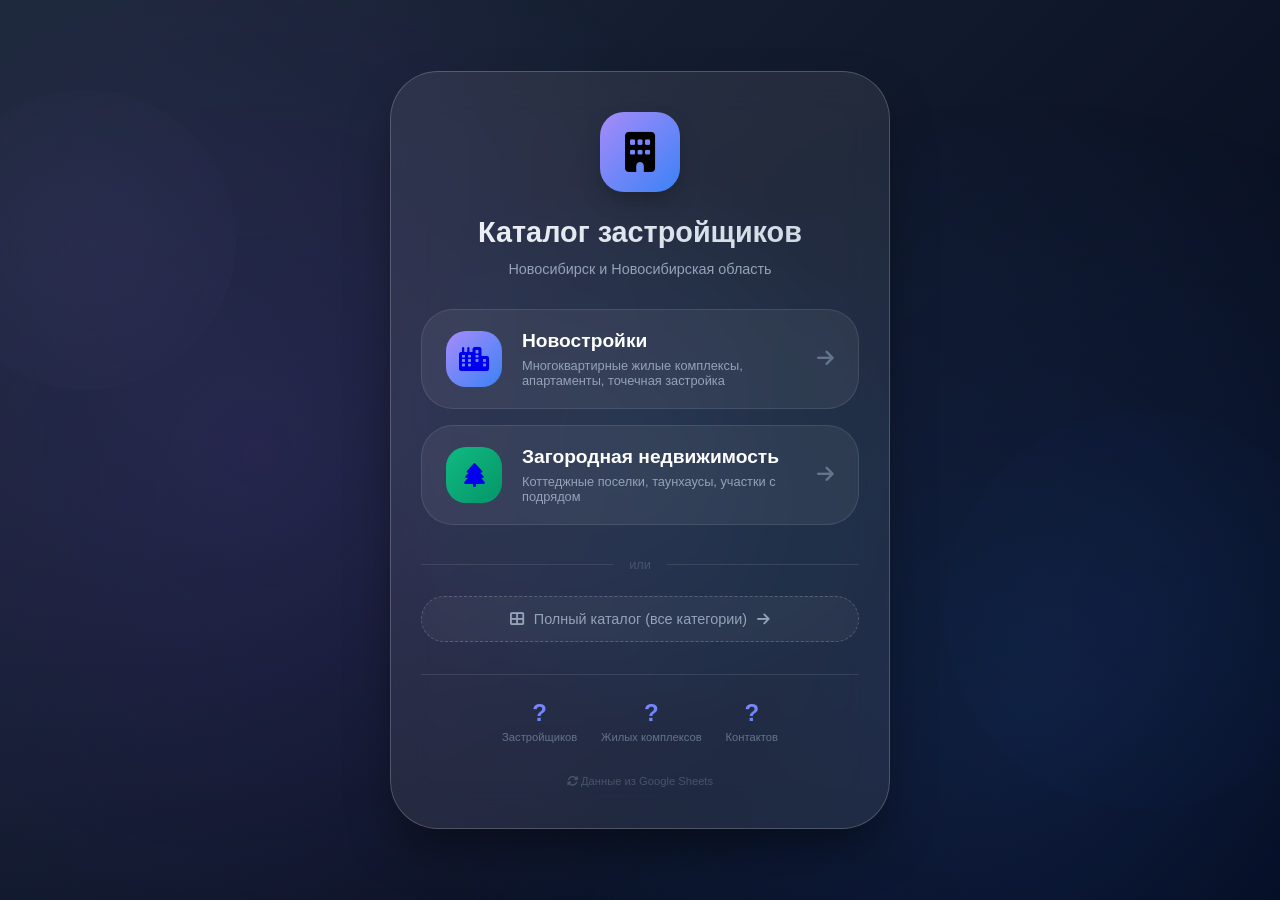
<file: index.html>
<!DOCTYPE html>
<html lang="ru">
<head>
    <meta charset="UTF-8">
    <meta name="viewport" content="width=device-width, initial-scale=1.0, user-scalable=no, viewport-fit=cover">
    <title>Каталог застройщиков Новосибирска</title>
    <link rel="stylesheet" href="https://cdnjs.cloudflare.com/ajax/libs/font-awesome/6.4.0/css/all.min.css">
    <style>
        * {
            margin: 0;
            padding: 0;
            box-sizing: border-box;
        }

        body {
            font-family: 'Inter', -apple-system, BlinkMacSystemFont, 'Segoe UI', Roboto, sans-serif;
            background: linear-gradient(135deg, #1e293b 0%, #0f172a 50%, #020617 100%);
            min-height: 100vh;
            display: flex;
            align-items: center;
            justify-content: center;
            position: relative;
            overflow-x: hidden;
        }

        /* Декоративные элементы фона */
        body::before {
            content: '';
            position: fixed;
            top: 0;
            left: 0;
            right: 0;
            bottom: 0;
            background: radial-gradient(circle at 20% 50%, rgba(139, 92, 246, 0.15) 0%, transparent 50%),
                        radial-gradient(circle at 80% 80%, rgba(59, 130, 246, 0.15) 0%, transparent 50%);
            pointer-events: none;
        }

        /* Анимированные элементы фона */
        .bg-shape {
            position: fixed;
            opacity: 0.05;
            pointer-events: none;
        }

        .bg-shape-1 {
            top: 10%;
            left: -5%;
            width: 300px;
            height: 300px;
            background: radial-gradient(circle, #a78bfa, transparent);
            border-radius: 50%;
            animation: float 20s ease-in-out infinite;
        }

        .bg-shape-2 {
            bottom: 10%;
            right: -5%;
            width: 400px;
            height: 400px;
            background: radial-gradient(circle, #3b82f6, transparent);
            border-radius: 50%;
            animation: float 25s ease-in-out infinite reverse;
        }

        .bg-shape-3 {
            top: 50%;
            left: 50%;
            width: 500px;
            height: 500px;
            background: radial-gradient(circle, #06b6d4, transparent);
            border-radius: 50%;
            animation: float 30s ease-in-out infinite;
            transform: translate(-50%, -50%);
        }

        @keyframes float {
            0%, 100% { transform: translate(0, 0) rotate(0deg); }
            33% { transform: translate(30px, -30px) rotate(120deg); }
            66% { transform: translate(-20px, 20px) rotate(240deg); }
        }

        /* Контейнер */
        .container {
            position: relative;
            z-index: 1;
            max-width: 500px;
            width: 90%;
            margin: 40px auto;
            background: rgba(255, 255, 255, 0.08);
            backdrop-filter: blur(20px);
            border-radius: 48px;
            padding: 40px 30px;
            border: 1px solid rgba(255, 255, 255, 0.2);
            box-shadow: 0 25px 50px -12px rgba(0, 0, 0, 0.5);
            text-align: center;
        }

        /* Логотип/Иконка */
        .logo {
            width: 80px;
            height: 80px;
            background: linear-gradient(135deg, #a78bfa 0%, #3b82f6 100%);
            border-radius: 24px;
            display: flex;
            align-items: center;
            justify-content: center;
            margin: 0 auto 24px;
            font-size: 2.5rem;
            box-shadow: 0 10px 25px -5px rgba(0, 0, 0, 0.3);
        }

        h1 {
            font-size: 1.8rem;
            background: linear-gradient(135deg, #f1f5f9 0%, #cbd5e1 100%);
            -webkit-background-clip: text;
            -webkit-text-fill-color: transparent;
            background-clip: text;
            margin-bottom: 12px;
        }

        .sub {
            color: #94a3b8;
            font-size: 0.9rem;
            margin-bottom: 32px;
        }

        /* Кнопки-карточки */
        .cards {
            display: flex;
            flex-direction: column;
            gap: 16px;
            margin-bottom: 32px;
        }

        .card-link {
            display: flex;
            align-items: center;
            padding: 20px 24px;
            background: rgba(255, 255, 255, 0.06);
            border: 1px solid rgba(255, 255, 255, 0.1);
            border-radius: 32px;
            text-decoration: none;
            transition: all 0.3s ease;
            cursor: pointer;
        }

        .card-link:hover {
            background: rgba(255, 255, 255, 0.12);
            transform: translateY(-4px);
            border-color: rgba(167, 139, 250, 0.4);
            box-shadow: 0 12px 24px -8px rgba(0, 0, 0, 0.3);
        }

        .card-icon {
            width: 56px;
            height: 56px;
            background: linear-gradient(135deg, #a78bfa, #3b82f6);
            border-radius: 20px;
            display: flex;
            align-items: center;
            justify-content: center;
            font-size: 1.5rem;
            margin-right: 20px;
            flex-shrink: 0;
        }

        .card-icon.suburban {
            background: linear-gradient(135deg, #10b981, #059669);
        }

        .card-content {
            flex: 1;
            text-align: left;
        }

        .card-title {
            font-size: 1.2rem;
            font-weight: 600;
            color: white;
            margin-bottom: 6px;
        }

        .card-desc {
            font-size: 0.8rem;
            color: #94a3b8;
        }

        .card-arrow {
            color: #64748b;
            font-size: 1.2rem;
            transition: all 0.3s ease;
        }

        .card-link:hover .card-arrow {
            color: #a78bfa;
            transform: translateX(4px);
        }

        /* Разделитель */
        .divider {
            display: flex;
            align-items: center;
            color: #475569;
            font-size: 0.8rem;
            margin: 24px 0;
        }

        .divider::before,
        .divider::after {
            content: '';
            flex: 1;
            height: 1px;
            background: rgba(255, 255, 255, 0.1);
        }

        .divider span {
            padding: 0 16px;
        }

        /* Кнопка полного каталога */
        .full-catalog-link {
            display: flex;
            align-items: center;
            justify-content: center;
            gap: 10px;
            padding: 14px 20px;
            background: rgba(255, 255, 255, 0.04);
            border: 1px dashed rgba(255, 255, 255, 0.2);
            border-radius: 48px;
            text-decoration: none;
            color: #94a3b8;
            font-size: 0.9rem;
            transition: all 0.3s ease;
            margin-top: 8px;
        }

        .full-catalog-link:hover {
            background: rgba(255, 255, 255, 0.08);
            color: #a78bfa;
            border-color: #a78bfa;
        }

        /* Статистика */
        .stats {
            display: flex;
            justify-content: center;
            gap: 24px;
            margin-top: 32px;
            padding-top: 24px;
            border-top: 1px solid rgba(255, 255, 255, 0.1);
        }

        .stat-item {
            text-align: center;
        }

        .stat-number {
            font-size: 1.5rem;
            font-weight: 700;
            background: linear-gradient(135deg, #a78bfa, #3b82f6);
            -webkit-background-clip: text;
            -webkit-text-fill-color: transparent;
            background-clip: text;
        }

        .stat-label {
            font-size: 0.7rem;
            color: #64748b;
            margin-top: 4px;
        }

        /* Футер */
        .footer {
            margin-top: 32px;
            font-size: 0.7rem;
            color: #475569;
        }

        /* Адаптив */
        @media (max-width: 480px) {
            .container {
                padding: 30px 20px;
            }
            .card-link {
                padding: 16px 20px;
            }
            .card-icon {
                width: 48px;
                height: 48px;
                font-size: 1.2rem;
                margin-right: 15px;
            }
            .card-title {
                font-size: 1rem;
            }
            h1 {
                font-size: 1.5rem;
            }
        }

        /* Спиннер загрузки */
        .spinner {
            display: inline-block;
            width: 20px;
            height: 20px;
            border: 2px solid rgba(255, 255, 255, 0.3);
            border-radius: 50%;
            border-top-color: #a78bfa;
            animation: spin 1s ease-in-out infinite;
            margin-right: 8px;
        }

        @keyframes spin {
            to { transform: rotate(360deg); }
        }

        /* Уведомления */
        .toast-notification {
            position: fixed;
            bottom: 30px;
            left: 50%;
            transform: translateX(-50%);
            background: rgba(0, 0, 0, 0.9);
            color: white;
            padding: 12px 24px;
            border-radius: 48px;
            z-index: 1000;
            font-size: 14px;
            animation: slideUp 0.3s ease;
        }

        @keyframes slideUp {
            from {
                opacity: 0;
                transform: translateX(-50%) translateY(20px);
            }
            to {
                opacity: 1;
                transform: translateX(-50%) translateY(0);
            }
        }
    </style>
    <link rel="manifest" href="/manifest.json">
    <link rel="apple-touch-icon" href="/icons/icon_3.png">
    <meta name="theme-color" content="#1e293b">
    <meta name="apple-mobile-web-app-capable" content="yes">
    <meta name="apple-mobile-web-app-status-bar-style" content="black-translucent">
    <meta name="apple-mobile-web-app-title" content="Поисковик Агента">
</head>
<body>
    <div class="bg-shape bg-shape-1"></div>
    <div class="bg-shape bg-shape-2"></div>
    <div class="bg-shape bg-shape-3"></div>

    <div class="container">
        <div class="logo">
            <i class="fas fa-building"></i>
        </div>
        
        <h1>Каталог застройщиков</h1>
        <div class="sub">Новосибирск и Новосибирская область</div>

        <div class="cards">
            <a href="app/index.html?category=newbuild" class="card-link">
                <div class="card-icon">
                    <i class="fas fa-city"></i>
                </div>
                <div class="card-content">
                    <div class="card-title">Новостройки</div>
                    <div class="card-desc">Многоквартирные жилые комплексы, апартаменты, точечная застройка</div>
                </div>
                <div class="card-arrow">
                    <i class="fas fa-arrow-right"></i>
                </div>
            </a>

            <a href="app/index.html?category=suburban" class="card-link">
                <div class="card-icon suburban">
                    <i class="fas fa-tree"></i>
                </div>
                <div class="card-content">
                    <div class="card-title">Загородная недвижимость</div>
                    <div class="card-desc">Коттеджные поселки, таунхаусы, участки с подрядом</div>
                </div>
                <div class="card-arrow">
                    <i class="fas fa-arrow-right"></i>
                </div>
            </a>
        </div>

        <div class="divider">
            <span>или</span>
        </div>

        <a href="app/index.html" class="full-catalog-link">
            <i class="fas fa-th-large"></i>
            <span>Полный каталог (все категории)</span>
            <i class="fas fa-arrow-right"></i>
        </a>

        <div class="stats" id="stats">
            <div class="stat-item">
                <div class="stat-number" id="developersCount">—</div>
                <div class="stat-label">Застройщиков</div>
            </div>
            <div class="stat-item">
                <div class="stat-number" id="complexesCount">—</div>
                <div class="stat-label">Жилых комплексов</div>
            </div>
            <div class="stat-item">
                <div class="stat-number" id="contactsCount">—</div>
                <div class="stat-label">Контактов</div>
            </div>
        </div>

        <div class="footer">
            <i class="fas fa-sync-alt"></i> Данные из Google Sheets
        </div>
    </div>

    <script>
        // URL веб-приложения Google Apps Script
        const GOOGLE_SHEETS_URL = 'https://script.google.com/macros/s/AKfycbxOuwNQOD1399I-J40XGadjhjFLFsdLLx1G78insQ4wOd9nkANL0bb221kTU8bJnsGkeg/exec';
        
        // Функция для показа уведомлений
        function showToast(message, isError = false) {
            const existing = document.querySelector('.toast-notification');
            if (existing) existing.remove();
            
            const toast = document.createElement('div');
            toast.className = 'toast-notification';
            toast.style.background = isError ? 'rgba(239, 68, 68, 0.9)' : 'rgba(0, 0, 0, 0.9)';
            toast.innerHTML = message;
            document.body.appendChild(toast);
            setTimeout(() => toast.remove(), 3000);
        }
        
        // Функция очистки названия
        function cleanName(str) {
            if (!str) return '';
            return String(str).replace(/Сайт|ТГ-канал|Realt\.one/gi, '').replace(/\s{2,}/g, ' ').trim();
        }
        
        // Экранирование HTML
        function escapeHtml(str) {
            if (!str) return '';
            return String(str)
                .replace(/&/g, '&amp;')
                .replace(/</g, '&lt;')
                .replace(/>/g, '&gt;')
                .replace(/"/g, '&quot;')
                .replace(/'/g, '&#39;');
        }
        
        // Загрузка статистики из Google Sheets
        async function loadStats() {
            const developersEl = document.getElementById('developersCount');
            const complexesEl = document.getElementById('complexesCount');
            const contactsEl = document.getElementById('contactsCount');
            
            try {
                console.log('🔄 Загрузка статистики...');
                const response = await fetch(GOOGLE_SHEETS_URL + '?t=' + Date.now());
                
                if (!response.ok) {
                    throw new Error(`Ошибка HTTP ${response.status}`);
                }
                
                const records = await response.json();
                
                if (!Array.isArray(records) || records.length === 0) {
                    throw new Error('Нет данных');
                }
                
                // Считаем уникальных застройщиков и ЖК
                const developersSet = new Set();
                const complexesSet = new Set();
                let contactsCount = 0;
                
                for (const record of records) {
                    const developer = cleanName(record['Застройщик'] || record['developer'] || '');
                    const complex = cleanName(record['Название ЖК'] || record['complex'] || '');
                    const manager = record['Менеджер'] || record['manager'] || '';
                    
                    if (developer) developersSet.add(developer);
                    if (developer && complex) complexesSet.add(`${developer}|${complex}`);
                    if (manager && manager !== 'Общий телефон' && manager !== 'Телефон ОП') {
                        contactsCount++;
                    }
                }
                
                if (developersEl) developersEl.textContent = developersSet.size;
                if (complexesEl) complexesEl.textContent = complexesSet.size;
                if (contactsEl) contactsEl.textContent = contactsCount;
                
                console.log(`📊 Статистика: ${developersSet.size} застройщиков, ${complexesSet.size} ЖК, ${contactsCount} контактов`);
                
            } catch (error) {
                console.error('❌ Ошибка загрузки статистики:', error);
                if (developersEl) developersEl.textContent = '?';
                if (complexesEl) complexesEl.textContent = '?';
                if (contactsEl) contactsEl.textContent = '?';
                
                // Пробуем загрузить из localStorage
                try {
                    const cached = localStorage.getItem('contactsDatabase');
                    if (cached) {
                        const data = JSON.parse(cached);
                        if (data && data.developers) {
                            const devCount = Object.keys(data.developers).length;
                            let complexesCount = 0;
                            let contactsCount = 0;
                            
                            for (const dev of Object.values(data.developers)) {
                                complexesCount += dev.complexes.length;
                            }
                            
                            if (data.contacts) contactsCount = data.contacts.length;
                            
                            if (developersEl) developersEl.textContent = devCount;
                            if (complexesEl) complexesEl.textContent = complexesCount;
                            if (contactsEl) contactsEl.textContent = contactsCount;
                            
                            showToast('Данные из кэша (Google Sheets недоступен)', false);
                        }
                    }
                } catch (e) {
                    console.warn('Не удалось загрузить кэш:', e);
                }
            }
        }
        
        // Плавное появление карточек
        function animateCards() {
            const cards = document.querySelectorAll('.card-link');
            cards.forEach((card, index) => {
                card.style.opacity = '0';
                card.style.transform = 'translateY(20px)';
                setTimeout(() => {
                    card.style.transition = 'all 0.5s ease';
                    card.style.opacity = '1';
                    card.style.transform = 'translateY(0)';
                }, index * 100);
            });
        }
        
        // Инициализация
        document.addEventListener('DOMContentLoaded', () => {
            loadStats();
            animateCards();
        });
        
        // Регистрация Service Worker
        if ('serviceWorker' in navigator) {
            navigator.serviceWorker.register('/sw.js')
                .then(reg => console.log('✅ SW registered:', reg))
                .catch(err => console.log('❌ SW error:', err));
        }
    </script>
</body>
</html>
</file>
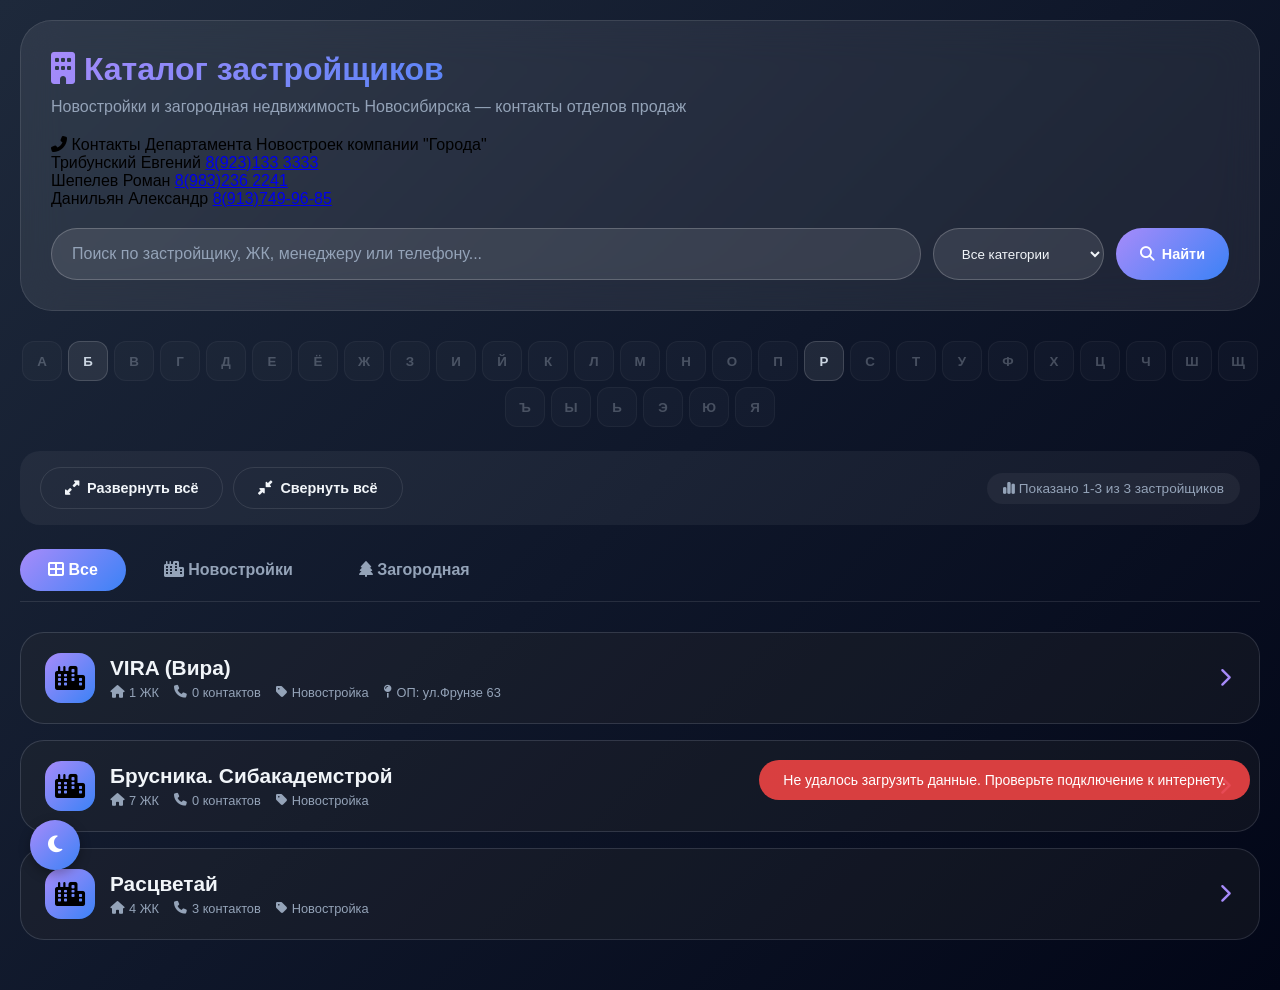
<file: app/index.html>
<!DOCTYPE html>
<html lang="ru">
<head>
    <meta charset="UTF-8">
    <meta name="viewport" content="width=device-width, initial-scale=1.0, user-scalable=no, viewport-fit=cover">
    <title>Каталог контактов застройщиков | Новостройки и загородная недвижимость</title>
    <link rel="stylesheet" href="https://cdnjs.cloudflare.com/ajax/libs/font-awesome/6.4.0/css/all.min.css">
    <style>
        /* ========== ПЕРЕМЕННЫЕ ТЕМ ========== */
        :root {
            --bg-gradient-start: #1e293b;
            --bg-gradient-end: #0f172a;
            --bg-gradient-third: #020617;
            --card-bg: rgba(255, 255, 255, 0.06);
            --card-bg-hover: rgba(255, 255, 255, 0.08);
            --card-border: rgba(255, 255, 255, 0.1);
            --card-border-hover: rgba(167, 139, 250, 0.3);
            --text-primary: #f1f5f9;
            --text-secondary: #94a3b8;
            --text-muted: #64748b;
            --header-bg: rgba(255, 255, 255, 0.08);
            --input-bg: rgba(255, 255, 255, 0.1);
            --input-border: rgba(255, 255, 255, 0.2);
            --control-bg: rgba(255, 255, 255, 0.05);
            --alphabet-bg: rgba(255, 255, 255, 0.08);
            --alphabet-border: rgba(255, 255, 255, 0.15);
            --alphabet-color: #cbd5e1;
            --complex-bg: rgba(255, 255, 255, 0.03);
            --complex-bg-hover: rgba(255, 255, 255, 0.06);
            --manager-bg: rgba(255, 255, 255, 0.03);
            --copy-btn-bg: rgba(255, 255, 255, 0.1);
            --copy-btn-hover: #a78bfa;
            --toast-bg: rgba(0, 0, 0, 0.9);
            --empty-state-color: #64748b;
        }

        /* ========== СВЕТЛАЯ ТЕМА ========== */
        body.light-theme {
            --bg-gradient-start: #f8fafc;
            --bg-gradient-end: #e2e8f0;
            --bg-gradient-third: #cbd5e1;
            --card-bg: rgba(255, 255, 255, 0.9);
            --card-bg-hover: rgba(255, 255, 255, 1);
            --card-border: rgba(0, 0, 0, 0.1);
            --card-border-hover: rgba(139, 92, 246, 0.4);
            --text-primary: #1e293b;
            --text-secondary: #475569;
            --text-muted: #64748b;
            --header-bg: rgba(0, 0, 0, 0.05);
            --input-bg: rgba(0, 0, 0, 0.05);
            --input-border: rgba(0, 0, 0, 0.15);
            --control-bg: rgba(0, 0, 0, 0.05);
            --alphabet-bg: rgba(0, 0, 0, 0.05);
            --alphabet-border: rgba(0, 0, 0, 0.1);
            --alphabet-color: #475569;
            --complex-bg: rgba(0, 0, 0, 0.03);
            --complex-bg-hover: rgba(0, 0, 0, 0.05);
            --manager-bg: rgba(0, 0, 0, 0.03);
            --copy-btn-bg: rgba(0, 0, 0, 0.08);
            --copy-btn-hover: #7c3aed;
            --toast-bg: rgba(0, 0, 0, 0.85);
            --empty-state-color: #94a3b8;
        }

        * {
            margin: 0;
            padding: 0;
            box-sizing: border-box;
        }
        
        html, body {
            overflow-x: hidden;
            width: 100%;
            min-height: 100%;
        }

        body {
            font-family: 'Inter', -apple-system, BlinkMacSystemFont, 'Segoe UI', Roboto, sans-serif;
            background: linear-gradient(135deg, var(--bg-gradient-start) 0%, var(--bg-gradient-end) 50%, var(--bg-gradient-third) 100%);
            min-height: 100vh;
            padding: 20px;
            transition: background 0.3s ease, color 0.2s ease;
        }

        .container {
            max-width: 1400px;
            margin: 0 auto;
        }

        /* Header */
        .header {
            background: var(--header-bg);
            backdrop-filter: blur(20px);
            border-radius: 32px;
            padding: 30px;
            margin-bottom: 30px;
            border: 1px solid var(--card-border);
        }

        h1 {
            font-size: 2rem;
            background: linear-gradient(135deg, #a78bfa 0%, #3b82f6 50%, #06b6d4 100%);
            -webkit-background-clip: text;
            -webkit-text-fill-color: transparent;
            background-clip: text;
            margin-bottom: 10px;
        }

        .sub {
            color: var(--text-secondary);
            margin-bottom: 20px;
        }

        /* Поиск */
        .search-wrapper {
            display: flex;
            gap: 12px;
            flex-wrap: wrap;
            margin-top: 20px;
        }

        .search-wrapper input {
            flex: 2;
            padding: 16px 20px;
            border: 1px solid var(--input-border);
            border-radius: 48px;
            background: var(--input-bg);
            color: var(--text-primary);
            font-size: 1rem;
        }

        .search-wrapper input::placeholder {
            color: var(--text-secondary);
        }

        .search-wrapper select {
            padding: 16px 24px;
            border: 1px solid var(--input-border);
            border-radius: 48px;
            background: var(--input-bg);
            color: var(--text-primary);
            cursor: pointer;
        }

        .btn {
            padding: 12px 24px;
            border: none;
            border-radius: 48px;
            cursor: pointer;
            font-weight: 600;
            transition: all 0.3s ease;
            display: inline-flex;
            align-items: center;
            gap: 8px;
            font-size: 0.9rem;
        }

        .btn-primary {
            background: linear-gradient(135deg, #a78bfa 0%, #3b82f6 100%);
            color: white;
        }

        .btn-primary:hover {
            transform: translateY(-2px);
            box-shadow: 0 10px 15px -3px rgba(0, 0, 0, 0.4);
        }

        .btn-outline {
            background: transparent;
            border: 1px solid var(--card-border);
            color: var(--text-primary);
        }

        .btn-outline:hover {
            background: var(--card-bg-hover);
        }

        /* Панель управления */
        .control-panel {
            display: flex;
            justify-content: space-between;
            align-items: center;
            flex-wrap: wrap;
            gap: 20px;
            margin-bottom: 24px;
            padding: 16px 20px;
            background: var(--control-bg);
            border-radius: 20px;
        }

        .expand-buttons {
            display: flex;
            gap: 10px;
        }

        /* Алфавитный указатель */
        .alphabet-nav {
            display: flex;
            flex-wrap: wrap;
            gap: 6px;
            margin-bottom: 24px;
            justify-content: center;
        }

        .alphabet-btn {
            width: 40px;
            height: 40px;
            border-radius: 12px;
            background: var(--alphabet-bg);
            border: 1px solid var(--alphabet-border);
            color: var(--alphabet-color);
            font-weight: 600;
            cursor: pointer;
            transition: all 0.2s ease;
            display: flex;
            align-items: center;
            justify-content: center;
        }

        .alphabet-btn:hover:not(:disabled) {
            background: linear-gradient(135deg, #a78bfa, #3b82f6);
            color: white;
            transform: translateY(-2px);
        }

        /* Счётчик результатов */
        .results-counter {
            color: var(--text-secondary);
            font-size: 0.85rem;
            padding: 8px 16px;
            background: var(--control-bg);
            border-radius: 40px;
        }

        /* Пагинация */
        .pagination {
            display: flex;
            justify-content: center;
            align-items: center;
            gap: 12px;
            margin-top: 30px;
            flex-wrap: wrap;
        }

        .pagination-btn {
            padding: 10px 18px;
            background: var(--alphabet-bg);
            border: 1px solid var(--alphabet-border);
            border-radius: 12px;
            color: var(--text-primary);
            cursor: pointer;
            transition: all 0.2s ease;
            font-weight: 500;
        }

        .pagination-btn:hover:not(:disabled) {
            background: linear-gradient(135deg, #a78bfa, #3b82f6);
            transform: translateY(-2px);
            color: white;
        }

        .pagination-btn:disabled {
            opacity: 0.4;
            cursor: not-allowed;
        }

        .pagination-btn.active {
            background: linear-gradient(135deg, #a78bfa, #3b82f6);
            border-color: transparent;
            color: white;
        }

        .page-numbers {
            display: flex;
            gap: 6px;
            flex-wrap: wrap;
        }

        /* Кнопка "Наверх" */
        .scroll-top-btn {
            position: fixed;
            bottom: 100px;
            right: 30px;
            width: 50px;
            height: 50px;
            border-radius: 50%;
            background: linear-gradient(135deg, #a78bfa, #3b82f6);
            border: none;
            color: white;
            cursor: pointer;
            display: none;
            align-items: center;
            justify-content: center;
            font-size: 1.2rem;
            transition: all 0.3s ease;
            z-index: 99;
            box-shadow: 0 4px 12px rgba(0, 0, 0, 0.3);
        }

        .scroll-top-btn:hover {
            transform: scale(1.1);
        }

        .scroll-top-btn.visible {
            display: flex;
        }

        /* Кнопка переключения темы */
        .theme-toggle-btn {
            position: fixed;
            bottom: 30px;
            left: 30px;
            width: 50px;
            height: 50px;
            border-radius: 50%;
            background: linear-gradient(135deg, #a78bfa, #3b82f6);
            border: none;
            color: white;
            cursor: pointer;
            display: flex;
            align-items: center;
            justify-content: center;
            font-size: 1.2rem;
            transition: all 0.3s ease;
            z-index: 100;
            box-shadow: 0 4px 12px rgba(0, 0, 0, 0.3);
        }

        .theme-toggle-btn:hover {
            transform: scale(1.1);
        }

        /* Вкладки */
        .tabs {
            display: flex;
            gap: 10px;
            margin-bottom: 30px;
            border-bottom: 1px solid var(--card-border);
            padding-bottom: 10px;
        }

        .tab {
            padding: 12px 28px;
            background: transparent;
            border: none;
            color: var(--text-secondary);
            font-size: 1rem;
            font-weight: 600;
            cursor: pointer;
            transition: all 0.3s ease;
            border-radius: 48px;
        }

        .tab.active {
            background: linear-gradient(135deg, #a78bfa 0%, #3b82f6 100%);
            color: white;
        }

        .tab:hover:not(.active) {
            background: var(--card-bg);
            color: var(--text-primary);
        }

        /* Каталог */
        .catalog {
            display: flex;
            flex-direction: column;
            gap: 16px;
        }

        /* Карточка застройщика */
        .developer-card {
            background: var(--card-bg);
            border-radius: 24px;
            border: 1px solid var(--card-border);
            overflow: hidden;
            transition: all 0.3s ease;
        }

        .developer-card:hover {
            background: var(--card-bg-hover);
            border-color: var(--card-border-hover);
        }

        .developer-header {
            padding: 20px 24px;
            cursor: pointer;
            display: flex;
            justify-content: space-between;
            align-items: center;
            background: rgba(0, 0, 0, 0.2);
            transition: all 0.3s ease;
        }

        .developer-header:hover {
            background: rgba(0, 0, 0, 0.3);
        }

        .developer-info {
            display: flex;
            align-items: center;
            gap: 15px;
            flex-wrap: wrap;
        }

        .developer-icon {
            width: 50px;
            height: 50px;
            background: linear-gradient(135deg, #a78bfa, #3b82f6);
            border-radius: 16px;
            display: flex;
            align-items: center;
            justify-content: center;
            font-size: 1.5rem;
        }

        .developer-name {
            font-size: 1.3rem;
            font-weight: 600;
            color: var(--text-primary);
        }

        .developer-stats {
            display: flex;
            gap: 15px;
            margin-top: 5px;
            font-size: 0.8rem;
            color: var(--text-secondary);
        }

        .developer-stats span {
            display: inline-flex;
            align-items: center;
            gap: 5px;
        }

        .toggle-icon {
            font-size: 1.2rem;
            color: #a78bfa;
            transition: transform 0.3s ease;
        }

        .developer-card.collapsed .toggle-icon {
            transform: rotate(-90deg);
        }

        .developer-card.collapsed .complexes-list {
            display: none;
        }

        /* Список ЖК */
        .complexes-list {
            padding: 0 24px 24px 24px;
            border-top: 1px solid var(--card-border);
        }

        .complex-item {
            background: var(--complex-bg);
            border-radius: 16px;
            margin-top: 16px;
            padding: 16px;
            transition: all 0.3s ease;
        }

        .complex-item:hover {
            background: var(--complex-bg-hover);
        }

        .complex-header {
            display: flex;
            justify-content: space-between;
            align-items: center;
            flex-wrap: wrap;
            gap: 15px;
            margin-bottom: 12px;
            cursor: pointer;
        }

        .complex-name {
            font-size: 1.1rem;
            font-weight: 600;
            color: var(--text-primary);
            display: flex;
            align-items: center;
            gap: 10px;
        }

        .complex-name i {
            color: #a78bfa;
            font-size: 1rem;
        }

        .complex-phone {
            background: rgba(16, 185, 129, 0.2);
            padding: 6px 12px;
            border-radius: 40px;
            font-size: 0.85rem;
            color: #10b981;
            display: inline-flex;
            align-items: center;
            gap: 6px;
        }

        .complex-details {
            padding-left: 25px;
            margin-top: 12px;
            display: none;
        }

        .complex-item.collapsed .complex-details {
            display: none;
        }

        .complex-item:not(.collapsed) .complex-details {
            display: block;
        }

        .complex-address {
            color: var(--text-secondary);
            font-size: 0.85rem;
            margin-bottom: 12px;
            display: flex;
            align-items: center;
            gap: 8px;
            flex-wrap: wrap;
        }

        .managers-title {
            font-size: 0.85rem;
            color: #a78bfa;
            margin: 12px 0 8px 0;
            font-weight: 600;
        }

        .manager-list {
            display: flex;
            flex-direction: column;
            gap: 8px;
        }

        .manager-item {
            display: flex;
            justify-content: space-between;
            align-items: center;
            flex-wrap: wrap;
            gap: 10px;
            padding: 8px 12px;
            background: var(--manager-bg);
            border-radius: 12px;
        }

        .manager-info {
            display: flex;
            align-items: center;
            gap: 12px;
            flex-wrap: wrap;
        }

        .manager-name {
            color: var(--text-primary);
            font-weight: 500;
        }

        .manager-role {
            font-size: 0.75rem;
            color: #a78bfa;
            background: rgba(167, 139, 250, 0.15);
            padding: 2px 8px;
            border-radius: 20px;
        }

        .manager-phone {
            color: #10b981;
            text-decoration: none;
            font-size: 0.9rem;
            display: inline-flex;
            align-items: center;
            gap: 6px;
        }

        .copy-btn {
            background: var(--copy-btn-bg);
            border: none;
            padding: 4px 12px;
            border-radius: 20px;
            cursor: pointer;
            color: var(--text-secondary);
            font-size: 0.7rem;
            transition: all 0.2s ease;
        }

        .copy-btn:hover {
            background: var(--copy-btn-hover);
            color: white;
        }

        /* Пустое состояние */
        .empty-state {
            text-align: center;
            padding: 60px 20px;
            color: var(--empty-state-color);
        }

        .empty-state i {
            font-size: 4rem;
            margin-bottom: 20px;
            opacity: 0.5;
        }

        /* Уведомления */
        .toast {
            position: fixed;
            bottom: 100px;
            right: 30px;
            background: var(--toast-bg);
            color: white;
            padding: 12px 24px;
            border-radius: 48px;
            z-index: 1000;
            animation: slideUp 0.3s ease;
        }

        @keyframes slideUp {
            from {
                opacity: 0;
                transform: translateY(20px);
            }
            to {
                opacity: 1;
                transform: translateY(0);
            }
        }

        @media (max-width: 768px) {
            .header {
                padding: 20px;
            }
            h1 {
                font-size: 1.5rem;
            }
            .developer-header {
                padding: 15px 20px;
            }
            .developer-name {
                font-size: 1.1rem;
            }
            .complexes-list {
                padding: 0 16px 16px 16px;
            }
            .manager-item {
                flex-direction: column;
                align-items: flex-start;
            }
            .scroll-top-btn {
                bottom: 90px;
                right: 20px;
                width: 45px;
                height: 45px;
            }
            .alphabet-btn {
                width: 35px;
                height: 35px;
                font-size: 0.8rem;
            }
            /* Блок контактов */
            .contacts-block {
                background: linear-gradient(135deg, rgba(16, 185, 129, 0.15), rgba(139, 92, 246, 0.1));
                border-radius: 20px;
                padding: 16px 20px;
                margin-bottom: 24px;
                border: 1px solid rgba(16, 185, 129, 0.3);
            }
            
            .contacts-title {
                font-size: 0.9rem;
                font-weight: 600;
                color: #10b981;
                margin-bottom: 12px;
                display: flex;
                align-items: center;
                gap: 8px;
            }
            
            .contacts-list {
                display: flex;
                flex-wrap: wrap;
                gap: 20px;
                row-gap: 10px;
            }
            
            .contact-item {
                display: flex;
                align-items: center;
                gap: 12px;
                background: rgba(255, 255, 255, 0.05);
                padding: 6px 14px;
                border-radius: 40px;
                font-size: 0.85rem;
            }
            
            .contact-name {
                color: var(--text-primary);
                font-weight: 500;
            }
            
            .contact-phone {
                color: #10b981;
                text-decoration: none;
                font-family: monospace;
                font-size: 0.9rem;
                cursor: pointer;
            }
            
            .contact-phone:hover {
                text-decoration: underline;
            }
            
            /* Светлая тема */
            body.light-theme .contacts-block {
                background: linear-gradient(135deg, rgba(16, 185, 129, 0.1), rgba(139, 92, 246, 0.05));
            }
            
            body.light-theme .contact-item {
                background: rgba(0, 0, 0, 0.03);
            }
        }
    </style>
    <link rel="manifest" href="/manifest.json">
    <link rel="apple-touch-icon" href="/icons/icon_3.png">
    <meta name="theme-color" content="#1e293b">
    <meta name="apple-mobile-web-app-capable" content="yes">
    <meta name="apple-mobile-web-app-status-bar-style" content="black-translucent">
    <meta name="apple-mobile-web-app-title" content="Поисковик Агента">
</head>
<body>
    <div class="container">
        <div class="header">
            <h1><i class="fas fa-building"></i> Каталог застройщиков</h1>
            <div class="sub">Новостройки и загородная недвижимость Новосибирска — контакты отделов продаж</div>

            <!-- Блок контактов отдела новостроек -->
            <div class="contacts-block">
                <div class="contacts-title">
                    <i class="fas fa-phone-alt"></i> Контакты Департамента Новостроек компании "Города"
                </div>
                <div class="contacts-list">
                    <div class="contact-item">
                        <span class="contact-name">Трибунский Евгений</span>
                        <a href="tel:89231333333" class="contact-phone">8(923)133 3333</a>
                    </div>
                    <div class="contact-item">
                        <span class="contact-name">Шепелев Роман</span>
                        <a href="tel:89832362241" class="contact-phone">8(983)236 2241</a>
                    </div>
                    <div class="contact-item">
                        <span class="contact-name">Данильян Александр</span>
                        <a href="tel:89137499685" class="contact-phone">8(913)749-96-85</a>
                    </div>
                </div>
            </div>
            
            <div class="search-wrapper">
                <input type="text" id="searchInput" placeholder="Поиск по застройщику, ЖК, менеджеру или телефону...">
                <select id="categoryFilter">
                    <option value="all">Все категории</option>
                    <option value="newbuild">🏢 Новостройки</option>
                    <option value="suburban">🏡 Загородная</option>
                </select>
                <button class="btn btn-primary" id="searchBtn">
                    <i class="fas fa-search"></i> Найти
                </button>
            </div>
        </div>

        <!-- Алфавитный указатель -->
        <div class="alphabet-nav" id="alphabetNav"></div>

        <!-- Панель управления -->
        <div class="control-panel">
            <div class="expand-buttons">
                <button class="btn btn-outline" id="expandAllBtn">
                    <i class="fas fa-expand-alt"></i> Развернуть всё
                </button>
                <button class="btn btn-outline" id="collapseAllBtn">
                    <i class="fas fa-compress-alt"></i> Свернуть всё
                </button>
            </div>
            <div class="results-counter" id="resultsCounter">
                Загрузка...
            </div>
        </div>

        <!-- Вкладки -->
        <div class="tabs">
            <button class="tab active" data-category="all">
                <i class="fas fa-th-large"></i> Все
            </button>
            <button class="tab" data-category="newbuild">
                <i class="fas fa-city"></i> Новостройки
            </button>
            <button class="tab" data-category="suburban">
                <i class="fas fa-tree"></i> Загородная
            </button>
        </div>

        <!-- Каталог -->
        <div class="catalog" id="catalog">
            <div class="empty-state">
                <i class="fas fa-spinner fa-spin"></i>
                <p>Загрузка данных...</p>
            </div>
        </div>

        <!-- Пагинация -->
        <div class="pagination" id="pagination"></div>
    </div>

    <!-- Кнопка "Наверх" -->
    <button class="scroll-top-btn" id="scrollTopBtn">
        <i class="fas fa-arrow-up"></i>
    </button>

    <!-- Кнопка переключения темы -->
    <button class="theme-toggle-btn" id="themeToggle" title="Сменить тему">
        <i class="fas fa-moon"></i>
    </button>

    <script type="module" src="../pages/main.js"></script>
    <script>
        // Регистрация Service Worker
        if ('serviceWorker' in navigator) {
            navigator.serviceWorker.register('/sw.js')
                .then(reg => console.log('✅ SW registered:', reg))
                .catch(err => console.log('❌ SW error:', err));
        }
        
        // Установка темы по умолчанию (тёмная) - только если нет сохранённой темы
        if (!localStorage.getItem('catalogTheme')) {
            localStorage.setItem('catalogTheme', 'dark');
            document.body.classList.remove('light-theme');
        } else {
            // Применяем сохранённую тему
            const savedTheme = localStorage.getItem('catalogTheme');
            if (savedTheme === 'light') {
                document.body.classList.add('light-theme');
            } else {
                document.body.classList.remove('light-theme');
            }
        }
    </script>
</body>
</html>
</file>
